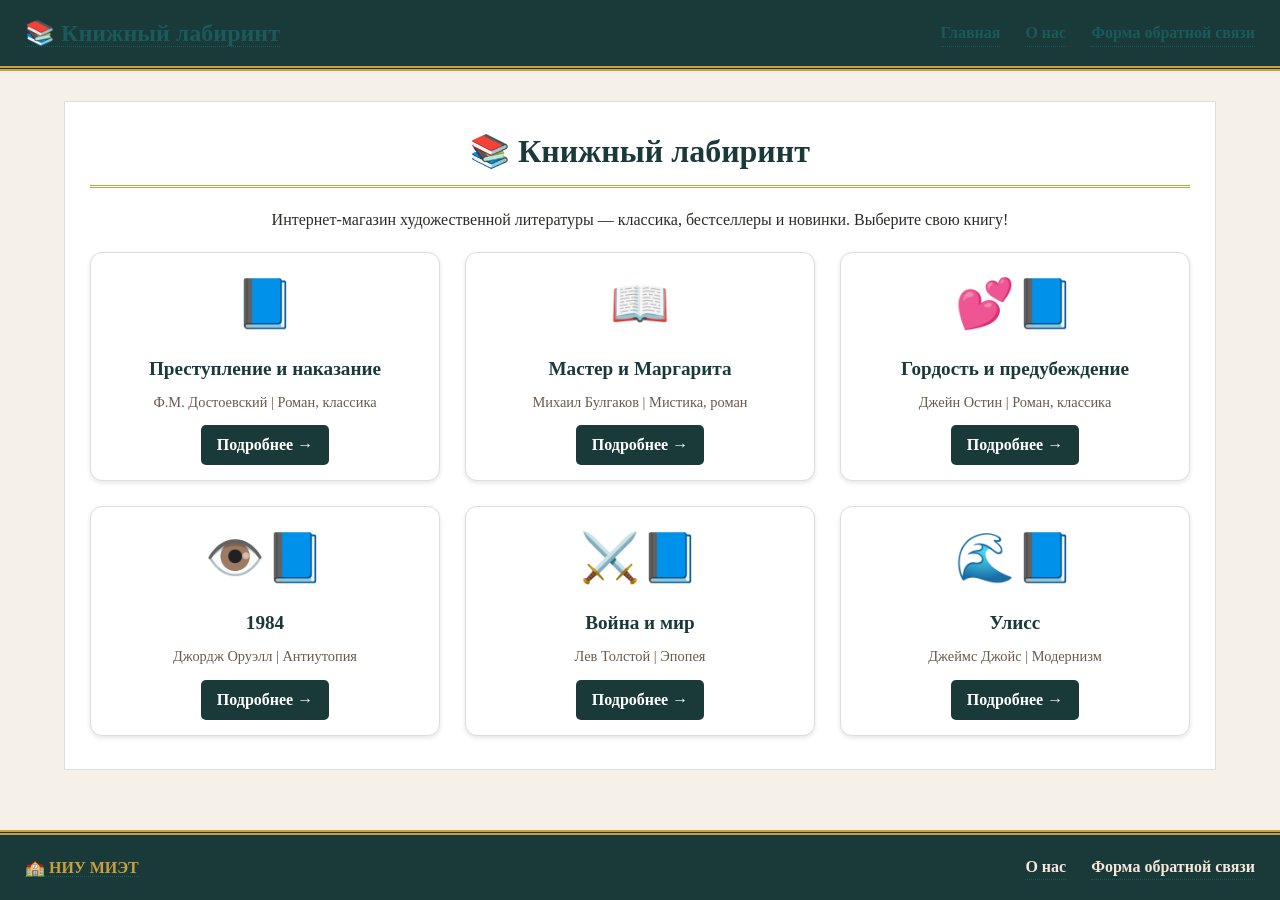
<file: lab1/index.html>
<!DOCTYPE html>
<html lang="ru">
<head>
    <meta charset="UTF-8">
    <title>Книжный лабиринт | Интернет-магазин художественной литературы</title>
    <link rel="stylesheet" href="style.css">
</head>
<body>

<header class="header-container">
    <div class="logo">
        <a href="index.html">📚 Книжный лабиринт</a>
    </div>
    <nav>
        <ul class="nav-links">
            <li><a href="index.html">Главная</a></li>
            <li><a href="about.html">О нас</a></li>
            <li><a href="form.html">Форма обратной связи</a></li>
        </ul>
    </nav>
</header>

<main>
    <h1>📚 Книжный лабиринт</h1>
    <p style="text-align: center;">Интернет-магазин художественной литературы — классика, бестселлеры и новинки. Выберите свою книгу!</p>
    
    <div class="cards-grid">
        <figure class="card">
            <div style="font-size: 3rem;">📘</div>
            <figcaption>
                <h3>Преступление и наказание</h3>
                <p>Ф.М. Достоевский | Роман, классика</p>
                <a href="book1.html" class="button-link">Подробнее →</a>
            </figcaption>
        </figure>
        
        <figure class="card">
            <div style="font-size: 3rem;">📖</div>
            <figcaption>
                <h3>Мастер и Маргарита</h3>
                <p>Михаил Булгаков | Мистика, роман</p>
                <a href="book2.html" class="button-link">Подробнее →</a>
            </figcaption>
        </figure>
        
        <figure class="card">
            <div style="font-size: 3rem;">💕📘</div>
            <figcaption>
                <h3>Гордость и предубеждение</h3>
                <p>Джейн Остин | Роман, классика</p>
                <a href="book3.html" class="button-link">Подробнее →</a>
            </figcaption>
        </figure>
        
        <figure class="card">
            <div style="font-size: 3rem;">👁️📘</div>
            <figcaption>
                <h3>1984</h3>
                <p>Джордж Оруэлл | Антиутопия</p>
                <a href="book4.html" class="button-link">Подробнее →</a>
            </figcaption>
        </figure>
        
        <figure class="card">
            <div style="font-size: 3rem;">⚔️📘</div>
            <figcaption>
                <h3>Война и мир</h3>
                <p>Лев Толстой | Эпопея</p>
                <a href="book5.html" class="button-link">Подробнее →</a>
            </figcaption>
        </figure>
        
        <figure class="card">
            <div style="font-size: 3rem;">🌊📘</div>
            <figcaption>
                <h3>Улисс</h3>
                <p>Джеймс Джойс | Модернизм</p>
                <a href="book6.html" class="button-link">Подробнее →</a>
            </figcaption>
        </figure>
    </div>
</main>

<footer class="footer-container">
    <div class="footer-logo">
        <a href="https://miet.ru" target="_blank">🏫 НИУ МИЭТ</a>
    </div>
    <div class="footer-links">
        <a href="about.html">О нас</a>
        <a href="form.html">Форма обратной связи</a>
    </div>
</footer>

</body>
</html>
</file>
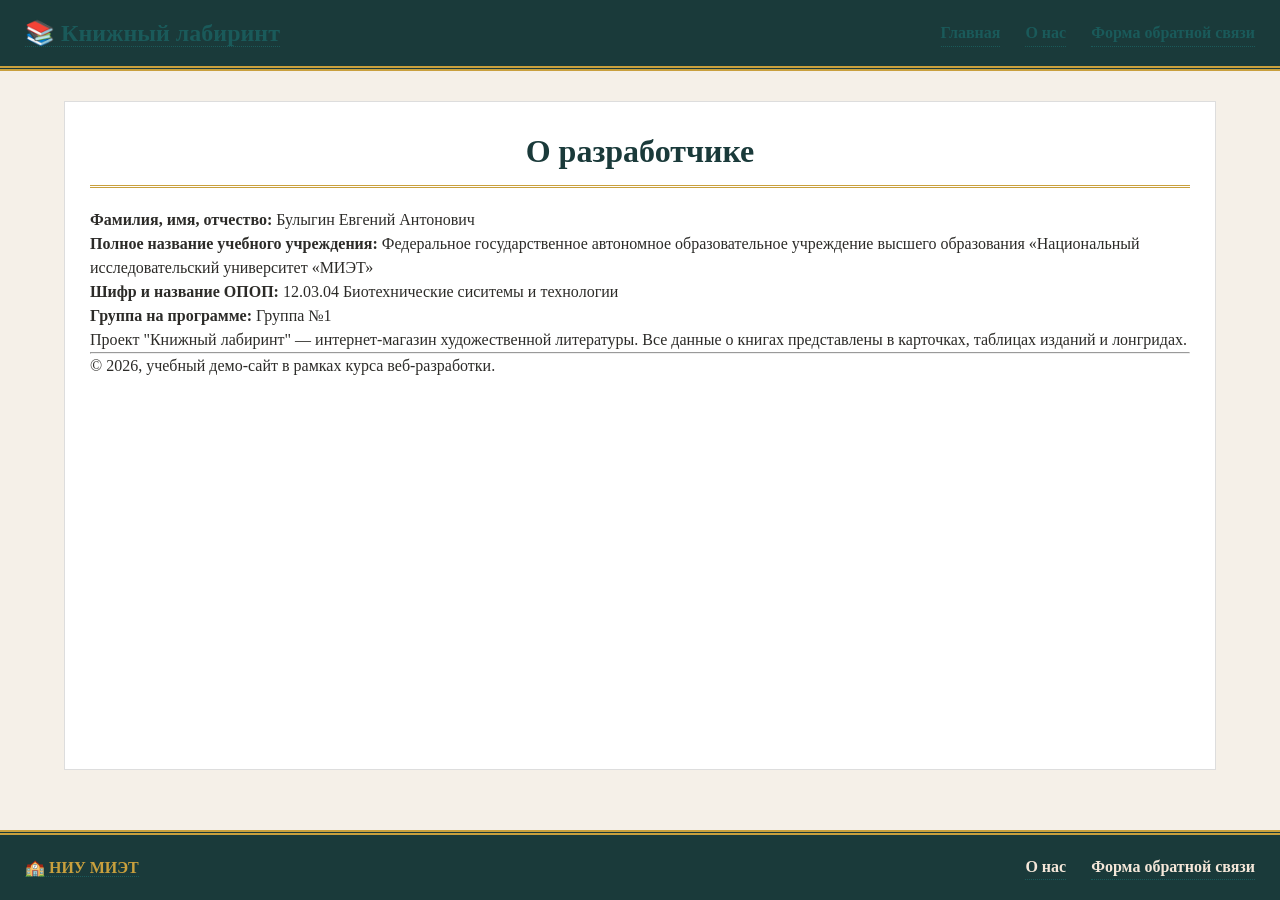
<file: lab1/about.html>
<!DOCTYPE html>
<html lang="ru">
<head>
    <meta charset="UTF-8">
    <title>О нас | Книжный лабиринт</title>
    <link rel="stylesheet" href="style.css">
</head>
<body>

<header class="header-container">
    <div class="logo">
        <a href="index.html">📚 Книжный лабиринт</a>
    </div>
    <nav>
        <ul class="nav-links">
            <li><a href="index.html">Главная</a></li>
            <li><a href="about.html">О нас</a></li>
            <li><a href="form.html">Форма обратной связи</a></li>
        </ul>
    </nav>
</header>

<main>
    <h1>О разработчике</h1>
    <p><strong>Фамилия, имя, отчество:</strong> Булыгин Евгений Антонович</p>
    <p><strong>Полное название учебного учреждения:</strong> Федеральное государственное автономное образовательное учреждение высшего образования «Национальный исследовательский университет «МИЭТ»</p>
    <p><strong>Шифр и название ОПОП:</strong> 12.03.04 Биотехнические сиситемы и технологии</p>
    <p><strong>Группа на программе:</strong> Группа №1</p>
    <p>Проект "Книжный лабиринт" — интернет-магазин художественной литературы. Все данные о книгах представлены в карточках, таблицах изданий и лонгридах.</p>
    <hr>
    <p>© 2026, учебный демо-сайт в рамках курса веб-разработки.</p>
</main>

<footer class="footer-container">
    <div class="footer-logo">
        <a href="https://miet.ru" target="_blank">🏫 НИУ МИЭТ</a>
    </div>
    <div class="footer-links">
        <a href="about.html">О нас</a>
        <a href="form.html">Форма обратной связи</a>
    </div>
</footer>

</body>
</html>
</file>
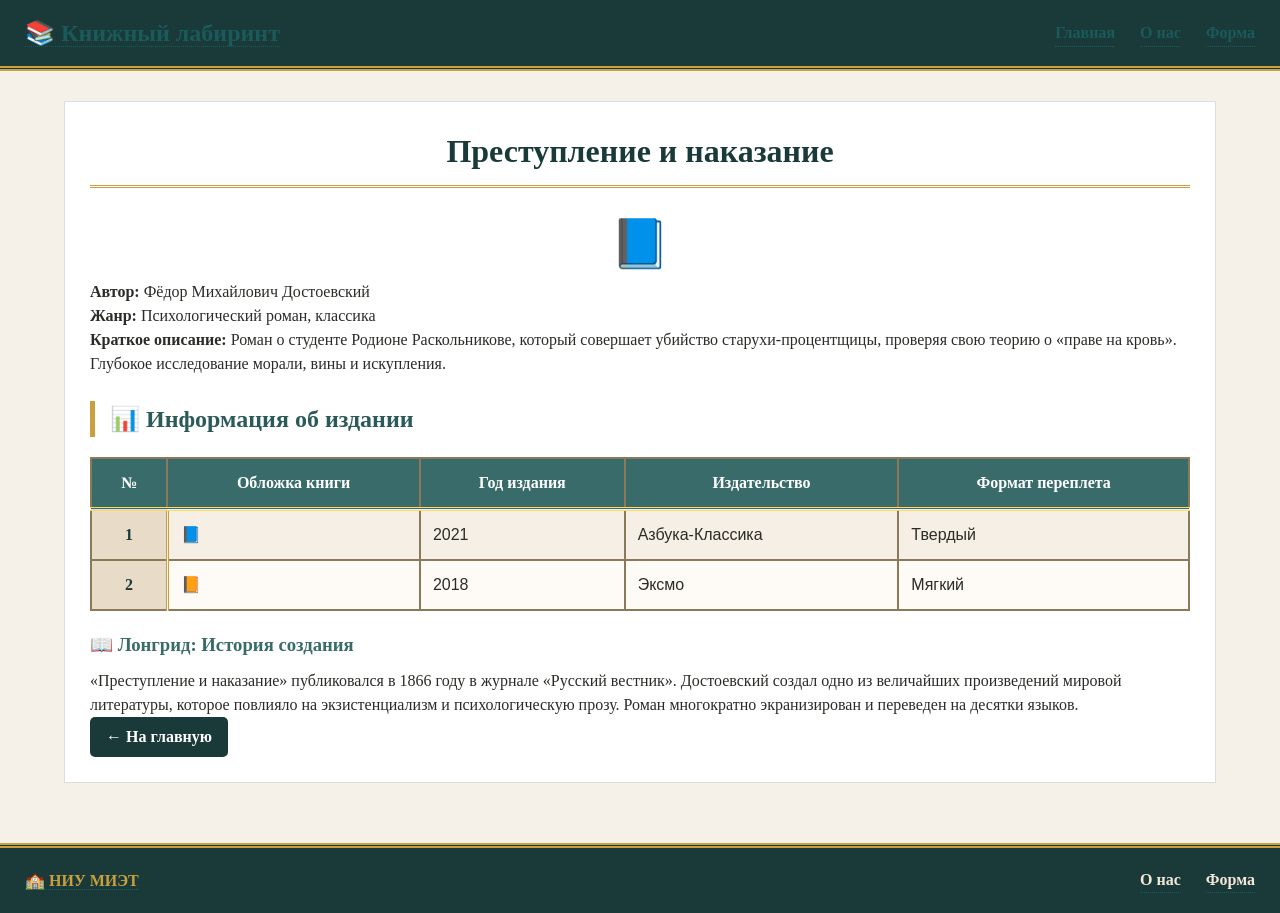
<file: lab1/book1.html>
<!DOCTYPE html>
<html lang="ru">
<head>
    <meta charset="UTF-8">
    <title>Преступление и наказание - подробно</title>
    <link rel="stylesheet" href="style.css">
</head>
<body>

<header class="header-container">
    <div class="logo">
        <a href="index.html">📚 Книжный лабиринт</a>
    </div>
    <nav>
        <ul class="nav-links">
            <li><a href="index.html">Главная</a></li>
            <li><a href="about.html">О нас</a></li>
            <li><a href="form.html">Форма</a></li>
        </ul>
    </nav>
</header>

<main>
    <h1>Преступление и наказание</h1>
    
    <div style="font-size: 3rem; text-align: center;">📘</div>
    <p><strong>Автор:</strong> Фёдор Михайлович Достоевский</p>
    <p><strong>Жанр:</strong> Психологический роман, классика</p>
    <p><strong>Краткое описание:</strong> Роман о студенте Родионе Раскольникове, который совершает убийство старухи-процентщицы, проверяя свою теорию о «праве на кровь». Глубокое исследование морали, вины и искупления.</p>
    
    <h2>📊 Информация об издании</h2>
    
    <table border="1">
        <tr>
            <th>№</th>
            <th>Обложка книги</th>
            <th>Год издания</th>
            <th>Издательство</th>
            <th>Формат переплета</th>
        </tr>
        <tr>
            <td>1</td>
            <td>📘</td>
            <td>2021</td>
            <td>Азбука-Классика</td>
            <td>Твердый</td>
        </tr>
        <tr>
            <td>2</td>
            <td>📙</td>
            <td>2018</td>
            <td>Эксмо</td>
            <td>Мягкий</td>
        </tr>
    </table>
    
    <h3>📖 Лонгрид: История создания</h3>
    <p>«Преступление и наказание» публиковался в 1866 году в журнале «Русский вестник». Достоевский создал одно из величайших произведений мировой литературы, которое повлияло на экзистенциализм и психологическую прозу. Роман многократно экранизирован и переведен на десятки языков.</p>
    
    <p><a href="index.html" class="back-link">← На главную</a></p>
</main>

<footer class="footer-container">
    <div class="footer-logo">
        <a href="https://miet.ru" target="_blank">🏫 НИУ МИЭТ</a>
    </div>
    <div class="footer-links">
        <a href="about.html">О нас</a>
        <a href="form.html">Форма</a>
    </div>
</footer>

</body>
</html>
</file>
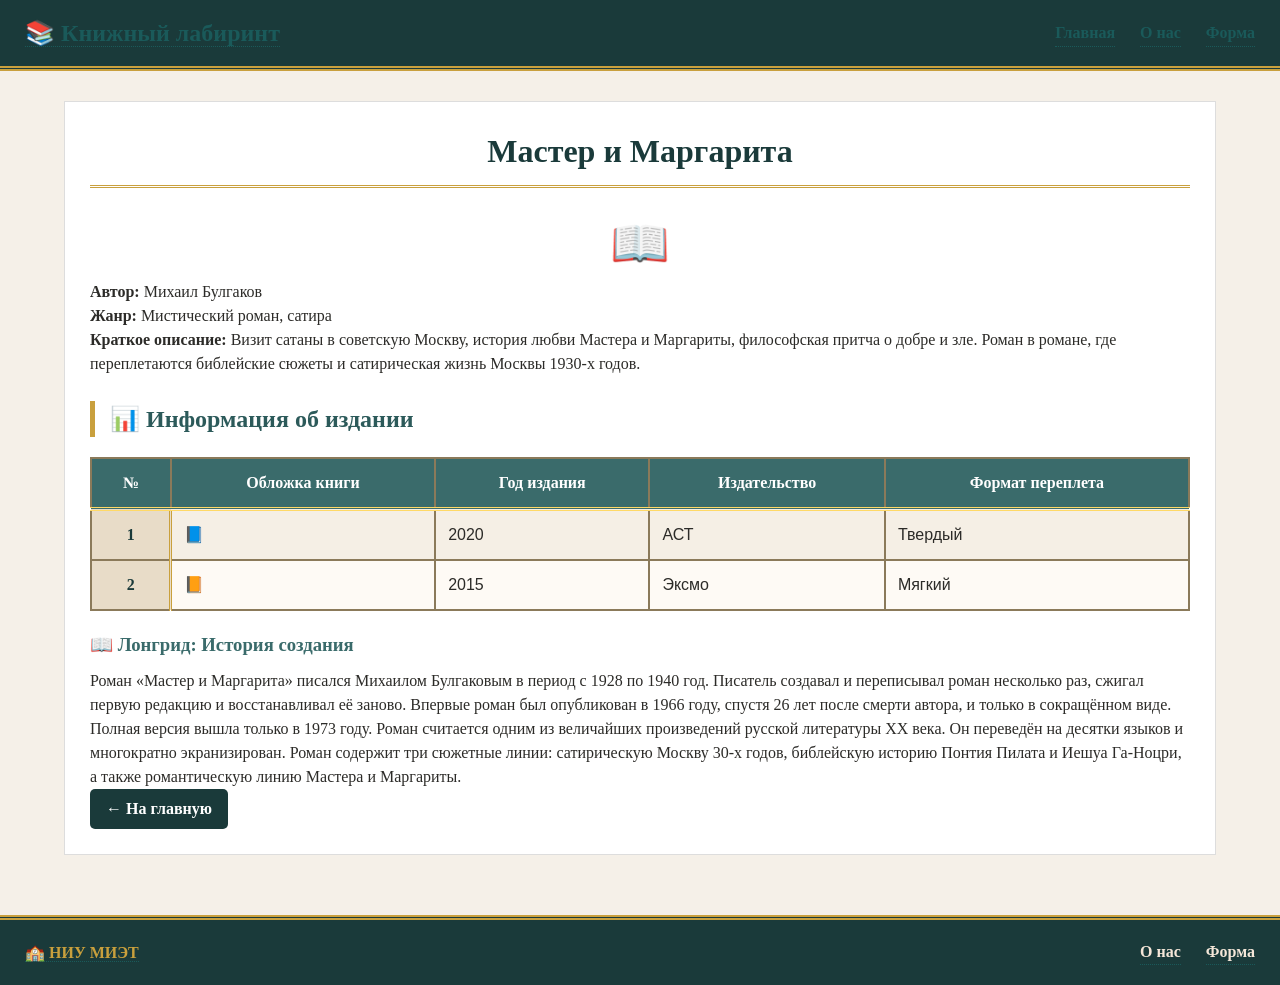
<file: lab1/book2.html>
<!DOCTYPE html>
<html lang="ru">
<head>
    <meta charset="UTF-8">
    <title>Мастер и Маргарита - подробно</title>
    <link rel="stylesheet" href="style.css">
</head>
<body>

<header class="header-container">
    <div class="logo">
        <a href="index.html">📚 Книжный лабиринт</a>
    </div>
    <nav>
        <ul class="nav-links">
            <li><a href="index.html">Главная</a></li>
            <li><a href="about.html">О нас</a></li>
            <li><a href="form.html">Форма</a></li>
        </ul>
    </nav>
</header>

<main>
    <h1>Мастер и Маргарита</h1>
    
    <div style="font-size: 3rem; text-align: center;">📖</div>
    <p><strong>Автор:</strong> Михаил Булгаков</p>
    <p><strong>Жанр:</strong> Мистический роман, сатира</p>
    <p><strong>Краткое описание:</strong> Визит сатаны в советскую Москву, история любви Мастера и Маргариты, философская притча о добре и зле. Роман в романе, где переплетаются библейские сюжеты и сатирическая жизнь Москвы 1930-х годов.</p>
    
    <h2>📊 Информация об издании</h2>
    
    <table border="1">
        <tr>
            <th>№</th>
            <th>Обложка книги</th>
            <th>Год издания</th>
            <th>Издательство</th>
            <th>Формат переплета</th>
        </tr>
        <tr>
            <td>1</td>
            <td>📘</td>
            <td>2020</td>
            <td>АСТ</td>
            <td>Твердый</td>
        </tr>
        <tr>
            <td>2</td>
            <td>📙</td>
            <td>2015</td>
            <td>Эксмо</td>
            <td>Мягкий</td>
        </tr>
    </table>
    
    <h3>📖 Лонгрид: История создания</h3>
    <p>Роман «Мастер и Маргарита» писался Михаилом Булгаковым в период с 1928 по 1940 год. Писатель создавал и переписывал роман несколько раз, сжигал первую редакцию и восстанавливал её заново. Впервые роман был опубликован в 1966 году, спустя 26 лет после смерти автора, и только в сокращённом виде. Полная версия вышла только в 1973 году. Роман считается одним из величайших произведений русской литературы XX века. Он переведён на десятки языков и многократно экранизирован. Роман содержит три сюжетные линии: сатирическую Москву 30-х годов, библейскую историю Понтия Пилата и Иешуа Га-Ноцри, а также романтическую линию Мастера и Маргариты.</p>
    
    <p><a href="index.html" class="back-link">← На главную</a></p>
</main>

<footer class="footer-container">
    <div class="footer-logo">
        <a href="https://miet.ru" target="_blank">🏫 НИУ МИЭТ</a>
    </div>
    <div class="footer-links">
        <a href="about.html">О нас</a>
        <a href="form.html">Форма</a>
    </div>
</footer>

</body>
</html>
</file>
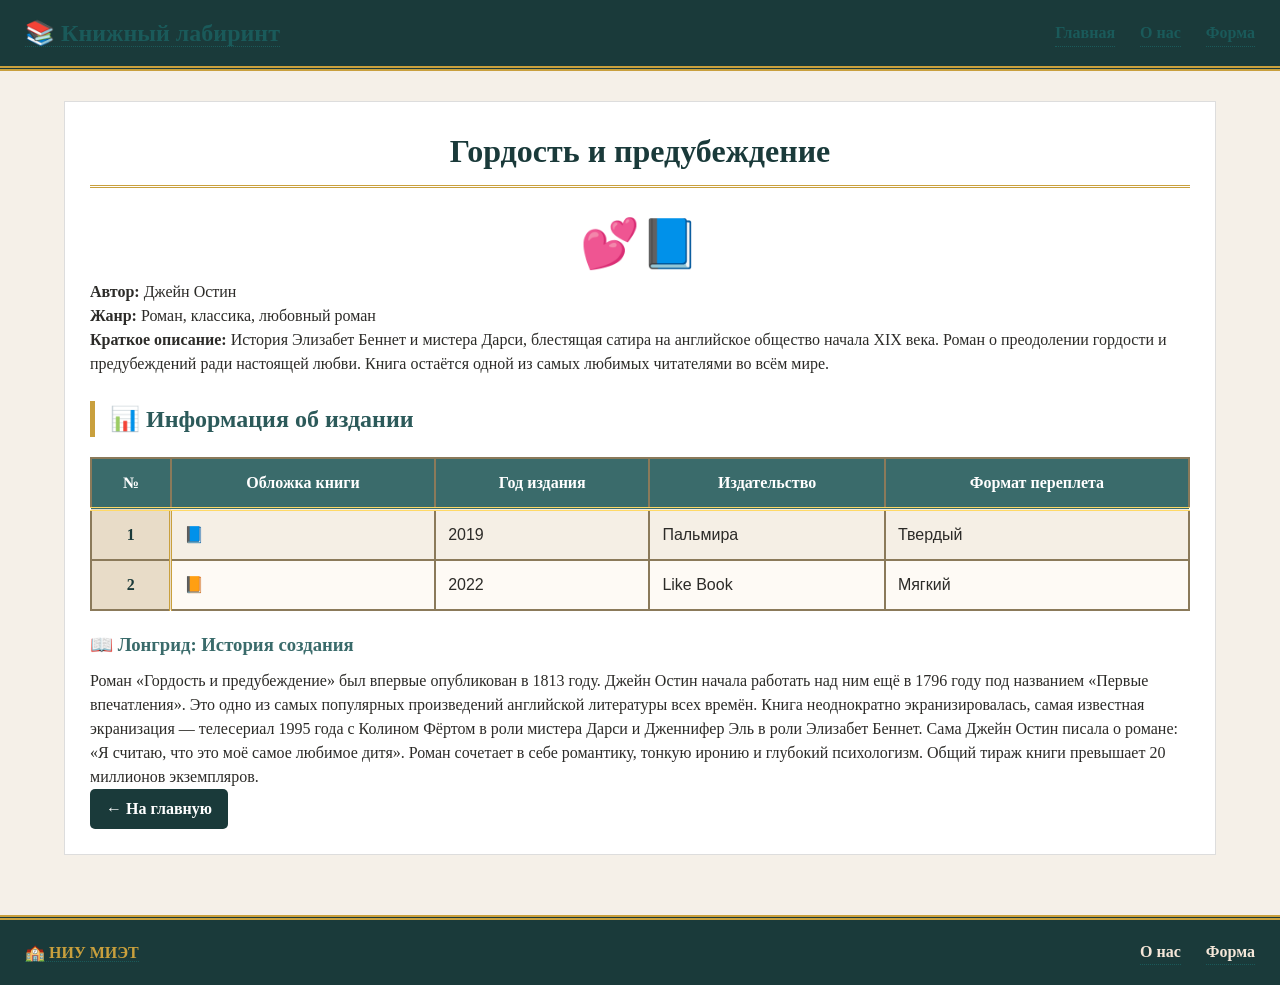
<file: lab1/book3.html>
<!DOCTYPE html>
<html lang="ru">
<head>
    <meta charset="UTF-8">
    <title>Гордость и предубеждение - подробно</title>
    <link rel="stylesheet" href="style.css">
</head>
<body>

<header class="header-container">
    <div class="logo">
        <a href="index.html">📚 Книжный лабиринт</a>
    </div>
    <nav>
        <ul class="nav-links">
            <li><a href="index.html">Главная</a></li>
            <li><a href="about.html">О нас</a></li>
            <li><a href="form.html">Форма</a></li>
        </ul>
    </nav>
</header>

<main>
    <h1>Гордость и предубеждение</h1>
    
    <div style="font-size: 3rem; text-align: center;">💕📘</div>
    <p><strong>Автор:</strong> Джейн Остин</p>
    <p><strong>Жанр:</strong> Роман, классика, любовный роман</p>
    <p><strong>Краткое описание:</strong> История Элизабет Беннет и мистера Дарси, блестящая сатира на английское общество начала XIX века. Роман о преодолении гордости и предубеждений ради настоящей любви. Книга остаётся одной из самых любимых читателями во всём мире.</p>
    
    <h2>📊 Информация об издании</h2>
    
    <table border="1">
        <tr>
            <th>№</th>
            <th>Обложка книги</th>
            <th>Год издания</th>
            <th>Издательство</th>
            <th>Формат переплета</th>
        </tr>
        <tr>
            <td>1</td>
            <td>📘</td>
            <td>2019</td>
            <td>Пальмира</td>
            <td>Твердый</td>
        </tr>
        <tr>
            <td>2</td>
            <td>📙</td>
            <td>2022</td>
            <td>Like Book</td>
            <td>Мягкий</td>
        </tr>
    </table>
    
    <h3>📖 Лонгрид: История создания</h3>
    <p>Роман «Гордость и предубеждение» был впервые опубликован в 1813 году. Джейн Остин начала работать над ним ещё в 1796 году под названием «Первые впечатления». Это одно из самых популярных произведений английской литературы всех времён. Книга неоднократно экранизировалась, самая известная экранизация — телесериал 1995 года с Колином Фёртом в роли мистера Дарси и Дженнифер Эль в роли Элизабет Беннет. Сама Джейн Остин писала о романе: «Я считаю, что это моё самое любимое дитя». Роман сочетает в себе романтику, тонкую иронию и глубокий психологизм. Общий тираж книги превышает 20 миллионов экземпляров.</p>
    
    <p><a href="index.html" class="back-link">← На главную</a></p>
</main>

<footer class="footer-container">
    <div class="footer-logo">
        <a href="https://miet.ru" target="_blank">🏫 НИУ МИЭТ</a>
    </div>
    <div class="footer-links">
        <a href="about.html">О нас</a>
        <a href="form.html">Форма</a>
    </div>
</footer>

</body>
</html>
</file>
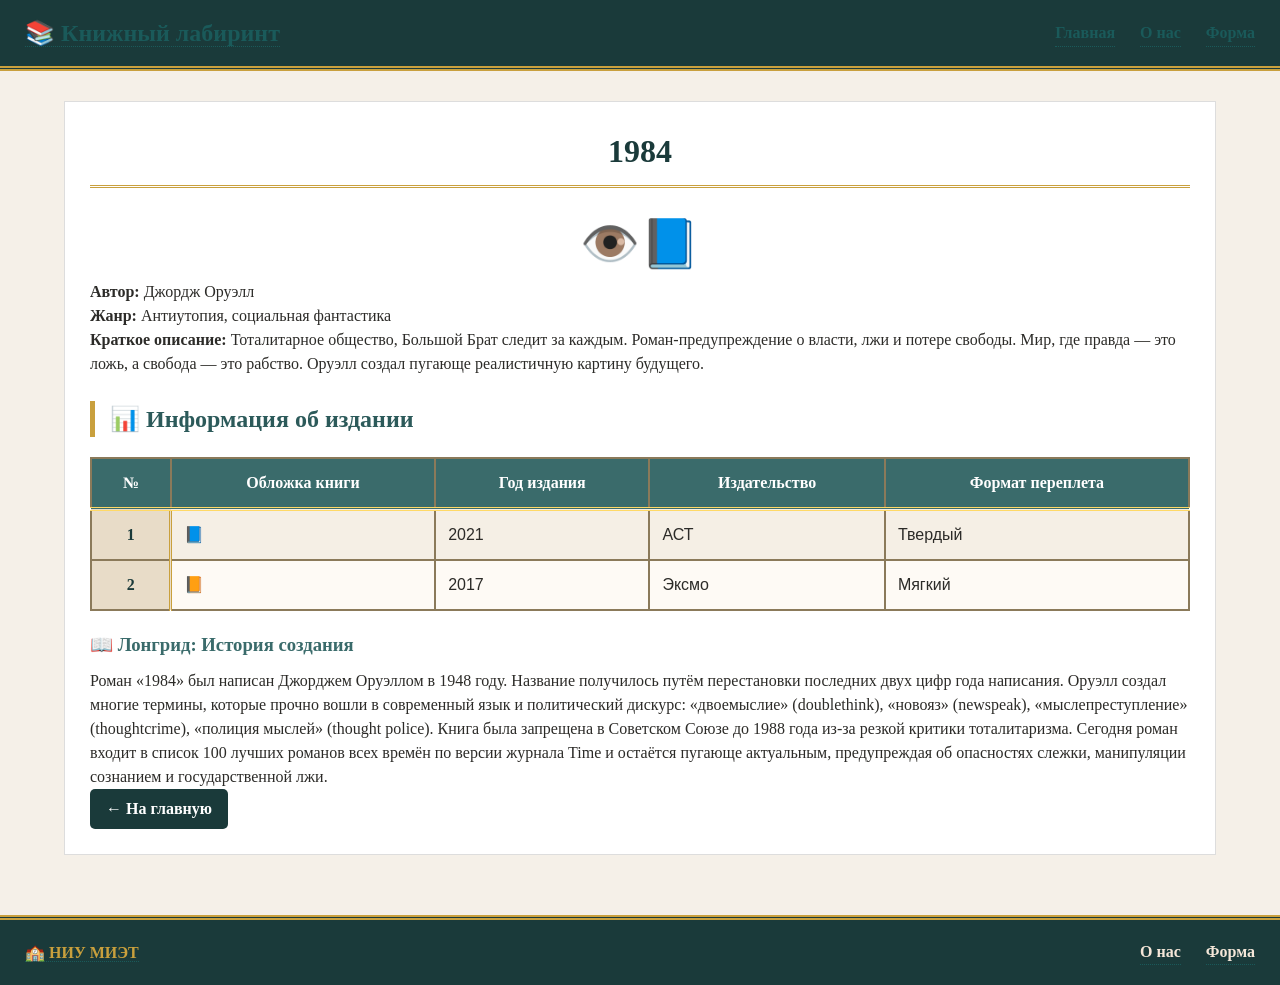
<file: lab1/book4.html>
<!DOCTYPE html>
<html lang="ru">
<head>
    <meta charset="UTF-8">
    <title>1984 - подробно</title>
    <link rel="stylesheet" href="style.css">
</head>
<body>

<header class="header-container">
    <div class="logo">
        <a href="index.html">📚 Книжный лабиринт</a>
    </div>
    <nav>
        <ul class="nav-links">
            <li><a href="index.html">Главная</a></li>
            <li><a href="about.html">О нас</a></li>
            <li><a href="form.html">Форма</a></li>
        </ul>
    </nav>
</header>

<main>
    <h1>1984</h1>
    
    <div style="font-size: 3rem; text-align: center;">👁️📘</div>
    <p><strong>Автор:</strong> Джордж Оруэлл</p>
    <p><strong>Жанр:</strong> Антиутопия, социальная фантастика</p>
    <p><strong>Краткое описание:</strong> Тоталитарное общество, Большой Брат следит за каждым. Роман-предупреждение о власти, лжи и потере свободы. Мир, где правда — это ложь, а свобода — это рабство. Оруэлл создал пугающе реалистичную картину будущего.</p>
    
    <h2>📊 Информация об издании</h2>
    
    <table border="1">
        <tr>
            <th>№</th>
            <th>Обложка книги</th>
            <th>Год издания</th>
            <th>Издательство</th>
            <th>Формат переплета</th>
        </tr>
        <tr>
            <td>1</td>
            <td>📘</td>
            <td>2021</td>
            <td>АСТ</td>
            <td>Твердый</td>
        </tr>
        <tr>
            <td>2</td>
            <td>📙</td>
            <td>2017</td>
            <td>Эксмо</td>
            <td>Мягкий</td>
        </tr>
    </table>
    
    <h3>📖 Лонгрид: История создания</h3>
    <p>Роман «1984» был написан Джорджем Оруэллом в 1948 году. Название получилось путём перестановки последних двух цифр года написания. Оруэлл создал многие термины, которые прочно вошли в современный язык и политический дискурс: «двоемыслие» (doublethink), «новояз» (newspeak), «мыслепреступление» (thoughtcrime), «полиция мыслей» (thought police). Книга была запрещена в Советском Союзе до 1988 года из-за резкой критики тоталитаризма. Сегодня роман входит в список 100 лучших романов всех времён по версии журнала Time и остаётся пугающе актуальным, предупреждая об опасностях слежки, манипуляции сознанием и государственной лжи.</p>
    
    <p><a href="index.html" class="back-link">← На главную</a></p>
</main>

<footer class="footer-container">
    <div class="footer-logo">
        <a href="https://miet.ru" target="_blank">🏫 НИУ МИЭТ</a>
    </div>
    <div class="footer-links">
        <a href="about.html">О нас</a>
        <a href="form.html">Форма</a>
    </div>
</footer>

</body>
</html>
</file>
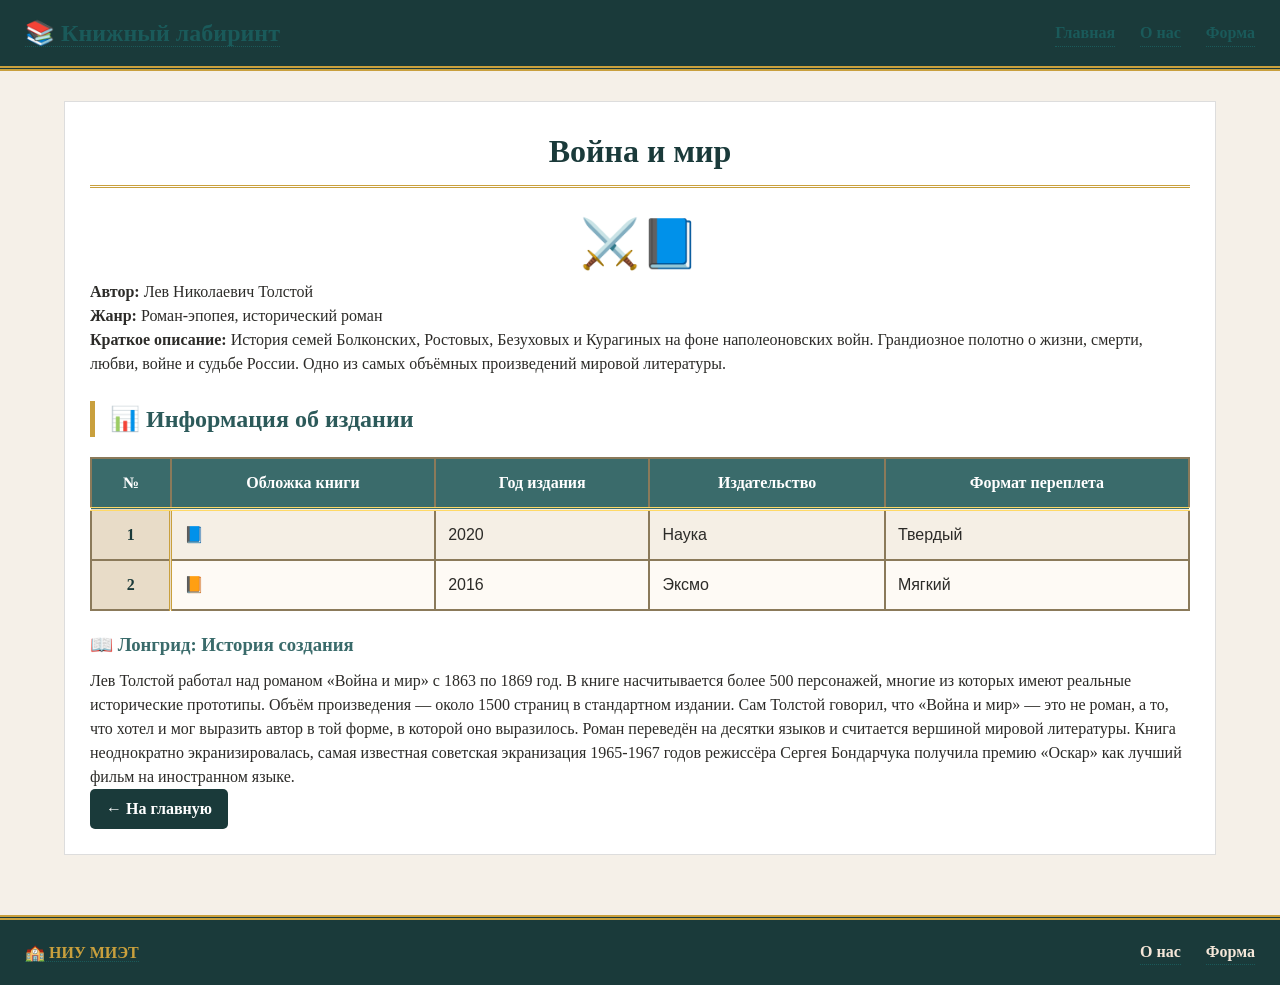
<file: lab1/book5.html>
<!DOCTYPE html>
<html lang="ru">
<head>
    <meta charset="UTF-8">
    <title>Война и мир - подробно</title>
    <link rel="stylesheet" href="style.css">
</head>
<body>

<header class="header-container">
    <div class="logo">
        <a href="index.html">📚 Книжный лабиринт</a>
    </div>
    <nav>
        <ul class="nav-links">
            <li><a href="index.html">Главная</a></li>
            <li><a href="about.html">О нас</a></li>
            <li><a href="form.html">Форма</a></li>
        </ul>
    </nav>
</header>

<main>
    <h1>Война и мир</h1>
    
    <div style="font-size: 3rem; text-align: center;">⚔️📘</div>
    <p><strong>Автор:</strong> Лев Николаевич Толстой</p>
    <p><strong>Жанр:</strong> Роман-эпопея, исторический роман</p>
    <p><strong>Краткое описание:</strong> История семей Болконских, Ростовых, Безуховых и Курагиных на фоне наполеоновских войн. Грандиозное полотно о жизни, смерти, любви, войне и судьбе России. Одно из самых объёмных произведений мировой литературы.</p>
    
    <h2>📊 Информация об издании</h2>
    
    <table border="1">
        <tr>
            <th>№</th>
            <th>Обложка книги</th>
            <th>Год издания</th>
            <th>Издательство</th>
            <th>Формат переплета</th>
        </tr>
        <tr>
            <td>1</td>
            <td>📘</td>
            <td>2020</td>
            <td>Наука</td>
            <td>Твердый</td>
        </tr>
        <tr>
            <td>2</td>
            <td>📙</td>
            <td>2016</td>
            <td>Эксмо</td>
            <td>Мягкий</td>
        </tr>
    </table>
    
    <h3>📖 Лонгрид: История создания</h3>
    <p>Лев Толстой работал над романом «Война и мир» с 1863 по 1869 год. В книге насчитывается более 500 персонажей, многие из которых имеют реальные исторические прототипы. Объём произведения — около 1500 страниц в стандартном издании. Сам Толстой говорил, что «Война и мир» — это не роман, а то, что хотел и мог выразить автор в той форме, в которой оно выразилось. Роман переведён на десятки языков и считается вершиной мировой литературы. Книга неоднократно экранизировалась, самая известная советская экранизация 1965-1967 годов режиссёра Сергея Бондарчука получила премию «Оскар» как лучший фильм на иностранном языке.</p>
    
    <p><a href="index.html" class="back-link">← На главную</a></p>
</main>

<footer class="footer-container">
    <div class="footer-logo">
        <a href="https://miet.ru" target="_blank">🏫 НИУ МИЭТ</a>
    </div>
    <div class="footer-links">
        <a href="about.html">О нас</a>
        <a href="form.html">Форма</a>
    </div>
</footer>

</body>
</html>
</file>
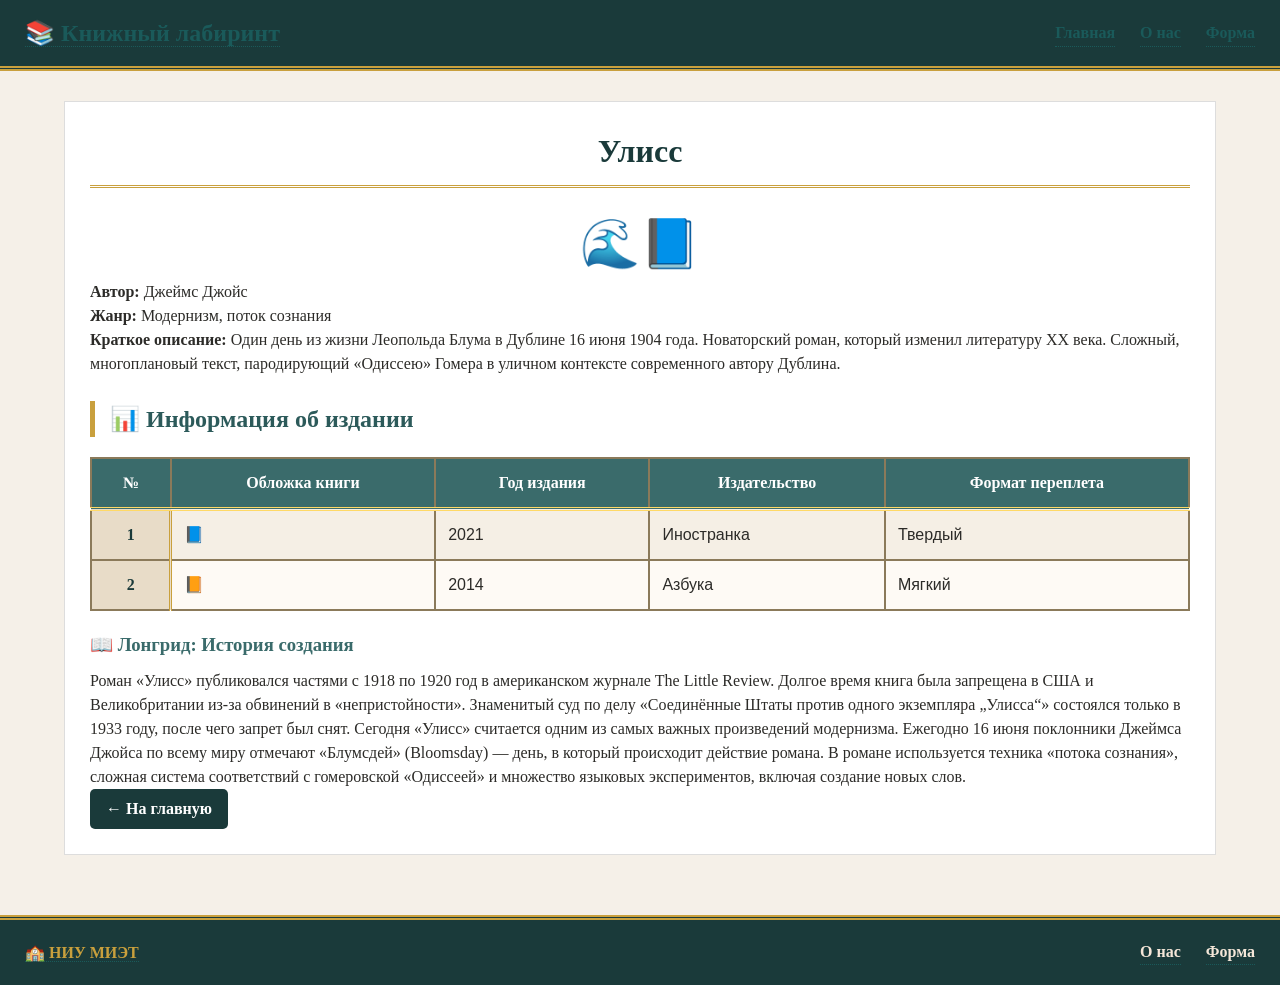
<file: lab1/book6.html>
<!DOCTYPE html>
<html lang="ru">
<head>
    <meta charset="UTF-8">
    <title>Улисс - подробно</title>
    <link rel="stylesheet" href="style.css">
</head>
<body>

<header class="header-container">
    <div class="logo">
        <a href="index.html">📚 Книжный лабиринт</a>
    </div>
    <nav>
        <ul class="nav-links">
            <li><a href="index.html">Главная</a></li>
            <li><a href="about.html">О нас</a></li>
            <li><a href="form.html">Форма</a></li>
        </ul>
    </nav>
</header>

<main>
    <h1>Улисс</h1>
    
    <div style="font-size: 3rem; text-align: center;">🌊📘</div>
    <p><strong>Автор:</strong> Джеймс Джойс</p>
    <p><strong>Жанр:</strong> Модернизм, поток сознания</p>
    <p><strong>Краткое описание:</strong> Один день из жизни Леопольда Блума в Дублине 16 июня 1904 года. Новаторский роман, который изменил литературу XX века. Сложный, многоплановый текст, пародирующий «Одиссею» Гомера в уличном контексте современного автору Дублина.</p>
    
    <h2>📊 Информация об издании</h2>
    
    <table border="1">
        <tr>
            <th>№</th>
            <th>Обложка книги</th>
            <th>Год издания</th>
            <th>Издательство</th>
            <th>Формат переплета</th>
        </tr>
        <tr>
            <td>1</td>
            <td>📘</td>
            <td>2021</td>
            <td>Иностранка</td>
            <td>Твердый</td>
        </tr>
        <tr>
            <td>2</td>
            <td>📙</td>
            <td>2014</td>
            <td>Азбука</td>
            <td>Мягкий</td>
        </tr>
    </table>
    
    <h3>📖 Лонгрид: История создания</h3>
    <p>Роман «Улисс» публиковался частями с 1918 по 1920 год в американском журнале The Little Review. Долгое время книга была запрещена в США и Великобритании из-за обвинений в «непристойности». Знаменитый суд по делу «Соединённые Штаты против одного экземпляра „Улисса“» состоялся только в 1933 году, после чего запрет был снят. Сегодня «Улисс» считается одним из самых важных произведений модернизма. Ежегодно 16 июня поклонники Джеймса Джойса по всему миру отмечают «Блумсдей» (Bloomsday) — день, в который происходит действие романа. В романе используется техника «потока сознания», сложная система соответствий с гомеровской «Одиссеей» и множество языковых экспериментов, включая создание новых слов.</p>
    
    <p><a href="index.html" class="back-link">← На главную</a></p>
</main>

<footer class="footer-container">
    <div class="footer-logo">
        <a href="https://miet.ru" target="_blank">🏫 НИУ МИЭТ</a>
    </div>
    <div class="footer-links">
        <a href="about.html">О нас</a>
        <a href="form.html">Форма</a>
    </div>
</footer>

</body>
</html>
</file>
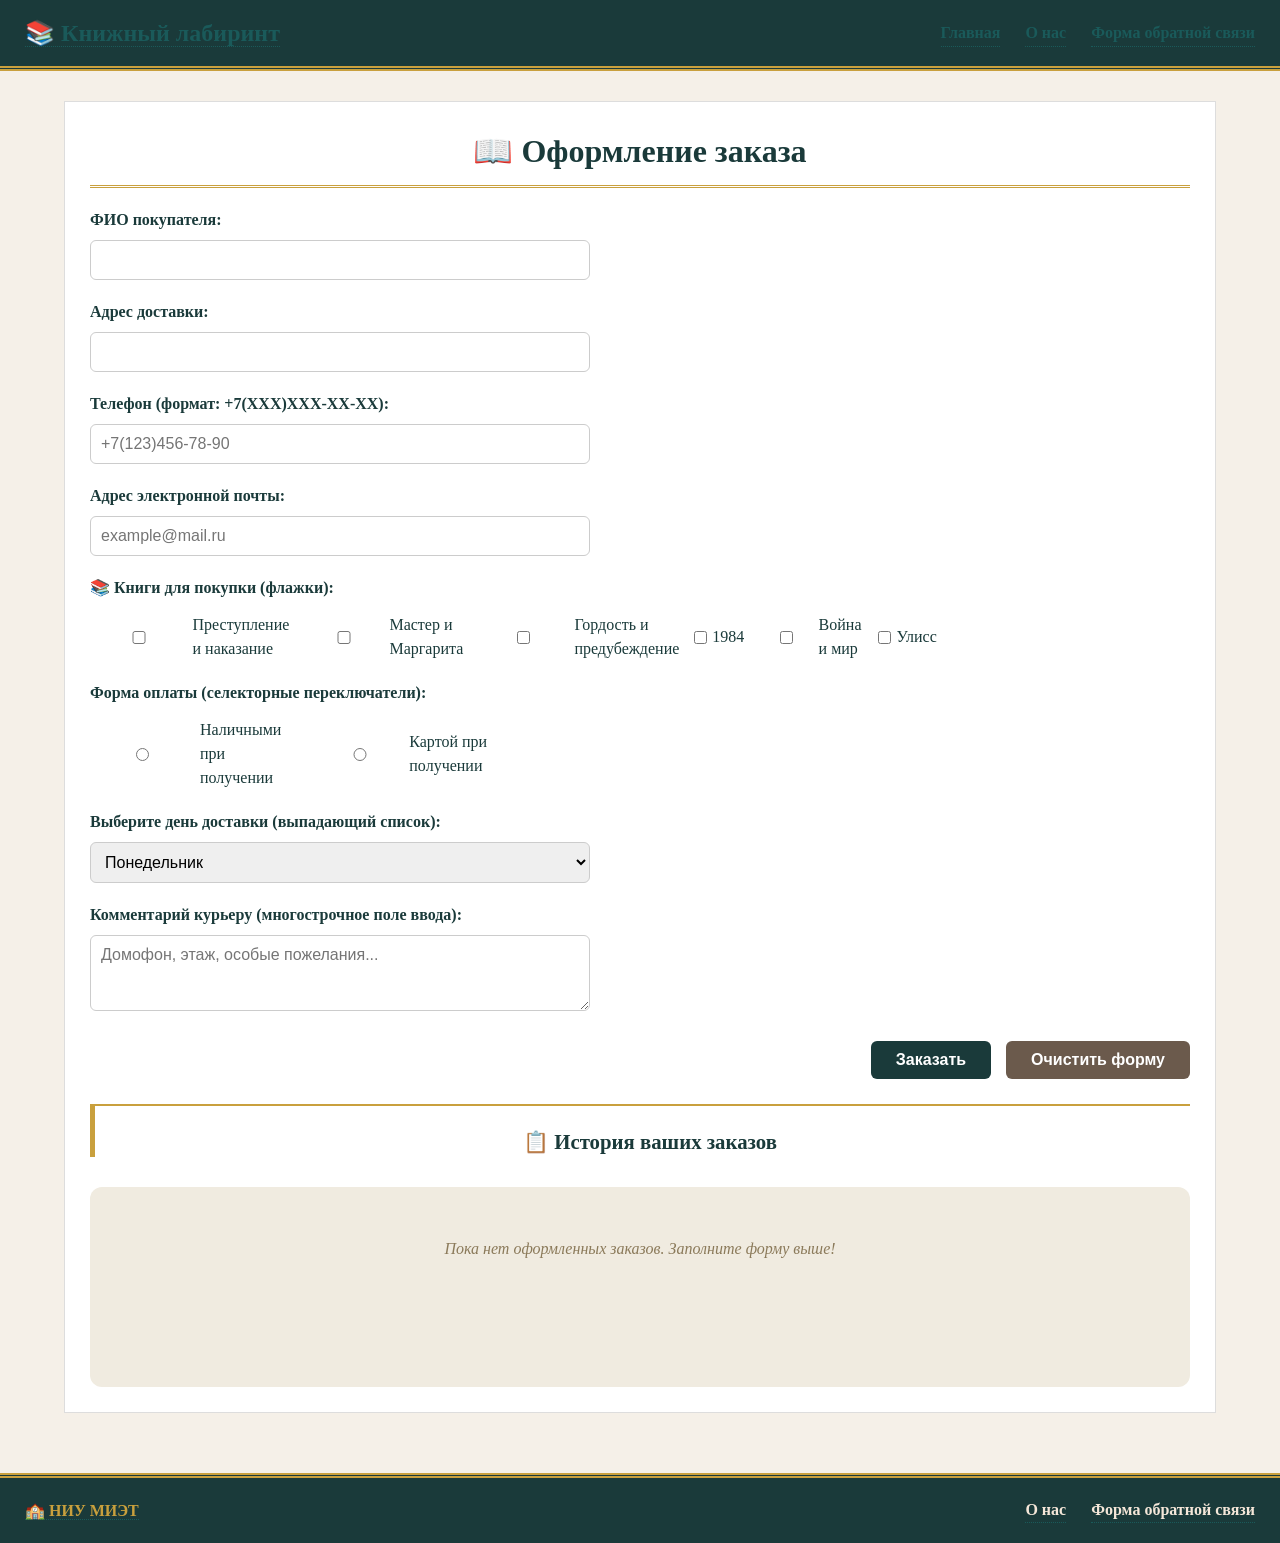
<file: lab1/form.html>
<!DOCTYPE html>
<html lang="ru">
<head>
    <meta charset="UTF-8">
    <title>Форма заказа | Книжный лабиринт</title>
    <link rel="stylesheet" href="style.css">
</head>
<body>

<header class="header-container">
    <div class="logo">
        <a href="index.html">📚 Книжный лабиринт</a>
    </div>
    <nav>
        <ul class="nav-links">
            <li><a href="index.html">Главная</a></li>
            <li><a href="about.html">О нас</a></li>
            <li><a href="form.html">Форма обратной связи</a></li>
        </ul>
    </nav>
</header>

<main>
    <h1>📖 Оформление заказа</h1>
    
    <form id="orderForm" action="#" method="post">
        <div class="form-container">
            <div class="form-group">
                <label>ФИО покупателя:</label>
                <input type="text" id="fullname" name="fullname" required>
            </div>
            
            <div class="form-group">
                <label>Адрес доставки:</label>
                <input type="text" id="address" name="address" required>
            </div>
            
            <div class="form-group">
                <label>Телефон (формат: +7(XXX)XXX-XX-XX):</label>
                <input type="tel" id="phone" name="phone" placeholder="+7(123)456-78-90">
            </div>
            
            <div class="form-group">
                <label>Адрес электронной почты:</label>
                <input type="email" id="email" name="email" placeholder="example@mail.ru">
            </div>
            
            <div class="form-group">
                <label>📚 Книги для покупки (флажки):</label>
                <div class="checkbox-group">
                    <label><input type="checkbox" name="books" value="Преступление и наказание"> Преступление и наказание</label>
                    <label><input type="checkbox" name="books" value="Мастер и Маргарита"> Мастер и Маргарита</label>
                    <label><input type="checkbox" name="books" value="Гордость и предубеждение"> Гордость и предубеждение</label>
                    <label><input type="checkbox" name="books" value="1984"> 1984</label>
                    <label><input type="checkbox" name="books" value="Война и мир"> Война и мир</label>
                    <label><input type="checkbox" name="books" value="Улисс"> Улисс</label>
                </div>
            </div>
            
            <div class="form-group">
                <label>Форма оплаты (селекторные переключатели):</label>
                <div class="radio-group">
                    <label><input type="radio" name="payment" value="Наличными при получении"> Наличными при получении</label>
                    <label><input type="radio" name="payment" value="Картой при получении"> Картой при получении</label>
                </div>
            </div>
            
            <div class="form-group">
                <label>Выберите день доставки (выпадающий список):</label>
                <select id="deliveryDay" name="delivery_day">
                    <option value="Понедельник">Понедельник</option>
                    <option value="Среда">Среда</option>
                    <option value="Пятница">Пятница</option>
                </select>
            </div>
            
            <div class="form-group">
                <label>Комментарий курьеру (многострочное поле ввода):</label>
                <textarea id="comment" rows="3" name="comment" placeholder="Домофон, этаж, особые пожелания..."></textarea>
            </div>
            
            <div class="form-buttons">
                <button type="submit" id="submitBtn">Заказать</button>
                <button type="reset" id="resetBtn">Очистить форму</button>
            </div>
        </div>
    </form>
    
    <!-- Контейнер для карточек заказов -->
    <h2 class="orders-title">📋 История ваших заказов</h2>
    <div id="ordersContainer" class="orders-container">
        <div class="empty-message">Пока нет оформленных заказов. Заполните форму выше!</div>
    </div>
</main>

<footer class="footer-container">
    <div class="footer-logo">
        <a href="https://miet.ru" target="_blank">🏫 НИУ МИЭТ</a>
    </div>
    <div class="footer-links">
        <a href="about.html">О нас</a>
        <a href="form.html">Форма обратной связи</a>
    </div>
</footer>

<script>
    
    const form = document.getElementById('orderForm');
    const fullnameInput = document.getElementById('fullname');
    const addressInput = document.getElementById('address');
    const phoneInput = document.getElementById('phone');
    const emailInput = document.getElementById('email');
    const ordersContainer = document.getElementById('ordersContainer');
    
                      
    function validatePhone(phone) {
        const phoneRegex = /^\+7\(\d{3}\)\d{3}-\d{2}-\d{2}$/;
        if (!phoneRegex.test(phone)) {
            return false;
        }
        const digits = phone.replace(/[^\d]/g, '');
        return digits.length === 11;
    }
    
      
    function validateEmail(email) {
        // Проверяем наличие @ и точки после @
        const atIndex = email.indexOf('@');
        if (atIndex === -1) return false;
        const afterAt = email.substring(atIndex + 1);
        const dotIndex = afterAt.indexOf('.');
        if (dotIndex === -1) return false;
        if (dotIndex === 0 || dotIndex === afterAt.length - 1) return false;
        return true;
    }
    
    
    function isAnyBookSelected() {
        const bookCheckboxes = document.querySelectorAll('input[name="books"]');
        for (let checkbox of bookCheckboxes) {
            if (checkbox.checked) {
                return true;
            }
        }
        return false;
    }
    
    
    function isPaymentSelected() {
        const paymentRadios = document.querySelectorAll('input[name="payment"]');
        for (let radio of paymentRadios) {
            if (radio.checked) {
                return true;
            }
        }
        return false;
    }
    
    
    function getSelectedBooks() {
        const bookCheckboxes = document.querySelectorAll('input[name="books"]');
        const selected = [];
        for (let checkbox of bookCheckboxes) {
            if (checkbox.checked) {
                selected.push(checkbox.value);
            }
        }
        return selected;
    }
    
    
    function getSelectedPayment() {
        const paymentRadios = document.querySelectorAll('input[name="payment"]');
        for (let radio of paymentRadios) {
            if (radio.checked) {
                return radio.value;
            }
        }
        return 'Не выбран';
    }
    
   
    function createOrderCard(orderData) {
        const card = document.createElement('div');
        card.className = 'order-card';
        
        
        let booksHtml = '';
        if (orderData.books.length > 0) {
            booksHtml = '<ul class="books-list">';
            for (let book of orderData.books) {
                booksHtml += `<li>📖 ${book}</li>`;
            }
            booksHtml += '</ul>';
        } else {
            booksHtml = '<p><em>Книги не выбраны</em></p>';
        }
        
        
        card.innerHTML = `
            <h4>📌 Заказ №${orderData.orderNumber}</h4>
            <p><strong>👤 Покупатель:</strong> ${escapeHtml(orderData.fullname)}</p>
            <p><strong>📍 Адрес доставки:</strong> ${escapeHtml(orderData.address)}</p>
            <p><strong>📞 Телефон:</strong> ${escapeHtml(orderData.phone)}</p>
            <p><strong>✉️ Email:</strong> ${escapeHtml(orderData.email)}</p>
            <p><strong>📚 Выбранные книги:</strong></p>
            ${booksHtml}
            <p><strong>💳 Форма оплаты:</strong> ${escapeHtml(orderData.payment)}</p>
            <p><strong>📅 День доставки:</strong> ${escapeHtml(orderData.deliveryDay)}</p>
            <p><strong>💬 Комментарий курьеру:</strong> ${escapeHtml(orderData.comment) || '—'}</p>
            <div class="order-date">🕒 Оформлен: ${orderData.date}</div>
        `;
        
        return card;
    }
    
    
    function escapeHtml(str) {
        if (!str) return '';
        return str
            .replace(/&/g, '&amp;')
            .replace(/</g, '&lt;')
            .replace(/>/g, '&gt;')
            .replace(/"/g, '&quot;')
            .replace(/'/g, '&#39;');
    }
    
    
    function validateAndSubmit(event) {
        event.preventDefault(); 
        
        // 1. Проверка на незаполненные поля
        if (!fullnameInput.value.trim()) {
            alert('Ошибка! Не введена фамилия и имя!');
            fullnameInput.focus();
            return false;
        }
        
        if (!addressInput.value.trim()) {
            alert('Ошибка! Не введён адрес доставки!');
            addressInput.focus();
            return false;
        }
        
        if (!phoneInput.value.trim()) {
            alert('Ошибка! Не введён номер телефона!');
            phoneInput.focus();
            return false;
        }
        
        if (!emailInput.value.trim()) {
            alert('Ошибка! Не введён адрес электронной почты!');
            emailInput.focus();
            return false;
        }
        
        
        if (!validatePhone(phoneInput.value.trim())) {
            alert('Ошибка! Телефон должен быть в формате +7(XXX)XXX-XX-XX\nПример: +7(123)456-78-90');
            phoneInput.focus();
            return false;
        }
        
        
        if (!validateEmail(emailInput.value.trim())) {
            alert('Ошибка! Email должен содержать символ "@" и точку после него.\nПример: user@mail.ru');
            emailInput.focus();
            return false;
        }
        
        
        if (!isAnyBookSelected()) {
            alert('Ошибка! Выберите хотя бы одну книгу для покупки!');
            return false;
        }
        
        
        if (!isPaymentSelected()) {
            alert('Ошибка! Выберите способ оплаты!');
            return false;
        }
        
        
        const selectedBooks = getSelectedBooks();
        const selectedPayment = getSelectedPayment();
        
        
        const emptyMessage = ordersContainer.querySelector('.empty-message');
        if (emptyMessage) {
            emptyMessage.remove();
        }
        
        
        const existingCards = ordersContainer.querySelectorAll('.order-card');
        const orderNumber = existingCards.length + 1;
        
        
        const orderData = {
            orderNumber: orderNumber,
            fullname: fullnameInput.value.trim(),
            address: addressInput.value.trim(),
            phone: phoneInput.value.trim(),
            email: emailInput.value.trim(),
            books: selectedBooks,
            payment: selectedPayment,
            deliveryDay: document.getElementById('deliveryDay').value,
            comment: document.getElementById('comment').value.trim(),
            date: new Date().toLocaleString('ru-RU')
        };
        
        
        const newCard = createOrderCard(orderData);
        ordersContainer.appendChild(newCard);
        
       
        form.reset();
        
       
        newCard.scrollIntoView({ behavior: 'smooth', block: 'center' });
        
       
        alert('✅ Заказ успешно оформлен! Карточка добавлена ниже.');
        
        return true;
    }
    
    
    form.addEventListener('submit', validateAndSubmit);
    
    
    const resetBtn = document.getElementById('resetBtn');
    resetBtn.addEventListener('click', function(e) {
        if (confirm('Вы действительно хотите очистить все поля формы?')) {
            form.reset();
        }
    });
</script>

</body>
</html>
</file>
<file: lab1/style.css>
* {
    margin: 0;
    padding: 0;
    box-sizing: border-box;
}

body {
    background-color: #f5f0e8;
    font-family: 'Georgia', 'Times New Roman', Times, serif;
    color: #2c2b28;
    line-height: 1.5;
    min-height: 100vh;
    display: flex;
    flex-direction: column;
}


.header-container {
    background-color: #1a3a3a;
    color: #f5e7d9;
    padding: 15px 25px;
    border-bottom: 5px double #c9a03d;
    margin-bottom: 30px;
    display: flex;
    justify-content: space-between;  
    align-items: center;            
    flex-wrap: wrap;
}

.logo {
    font-size: 1.5rem;
    font-weight: bold;
}

.logo a {
    color: #f5e7d9;
    text-decoration: none;
}

.logo a:hover {
    color: #c9a03d;
}


.nav-links {
    display: flex;
    gap: 25px;           
    list-style: none;
    flex-wrap: wrap;
}

.nav-links a {
    color: #f5e7d9;
    text-decoration: none;
    font-weight: bold;
    padding: 5px 0;
}

.nav-links a:hover {
    color: #c9a03d;
    text-decoration: underline;
}



main {
    background-color: #ffffff;
    padding: 25px;
    border: 1px solid #ddd;
    margin-bottom: 30px;
    max-width: 1400px;
    margin-left: auto;
    margin-right: auto;
    width: 90%;
    flex: 1;
}


h1 {
    color: #1a3a3a;
    font-family: 'Georgia', 'Times New Roman', Times, serif;
    font-weight: bold;
    text-align: center;
    border-bottom: 3px double #c9a03d;
    padding-bottom: 10px;
    margin-bottom: 20px;
}

h2 {
    color: #2c5a5a;
    font-family: 'Georgia', 'Times New Roman', Times, serif;
    font-weight: bold;
    border-left: 5px solid #c9a03d;
    padding-left: 15px;
    margin: 25px 0 15px 0;
}

h3 {
    color: #3a6b6b;
    font-family: 'Georgia', 'Times New Roman', Times, serif;
    font-weight: bold;
    margin: 15px 0 10px 0;
}



.cards-grid {
    display: flex;
    flex-wrap: wrap;        
    gap: 25px;
    justify-content: center;
    margin-top: 20px;
}

/* Стиль одной карточки */
.card {
    background-color: #ffffff;
    border: 1px solid #ddd;
    border-radius: 12px;
    padding: 15px;
    text-align: center;
    transition: transform 0.2s, box-shadow 0.2s;
    min-width: 280px;       
    max-width: 350px;       
    width: 100%;
    flex: 1 1 280px;        
    box-shadow: 0 2px 5px rgba(0,0,0,0.1);
}

.card:hover {
    transform: translateY(-5px);
    box-shadow: 0 5px 15px rgba(0,0,0,0.15);
}

.card figcaption {
    margin-top: 10px;
}

.card figcaption h3 {
    color: #1a3a3a;
    font-size: 1.2rem;
    margin-bottom: 8px;
}

.card figcaption p {
    color: #6b5a4c;
    font-size: 0.9rem;
    margin-bottom: 12px;
}


@media (max-width: 700px) {
    .card {
        min-width: 240px;
        max-width: 100%;
    }
    
    main {
        width: 95%;
        padding: 15px;
    }
}



table {
    width: 100%;
    border-collapse: collapse;
    margin: 20px 0;
    font-family: 'Courier New', Courier, monospace;
}

th, td {
    border: 2px double #8b7a5a;
    padding: 12px;
    vertical-align: top;
}

th {
    background-color: #3a6b6b;
    color: #ffffff;
    font-weight: bold;
    text-align: center;
    font-family: 'Georgia', 'Times New Roman', Times, serif;
    border-bottom: 4px double #ffd966;
}

td:first-child {
    background-color: #e8dcc8;
    color: #1a3a3a;
    font-weight: bold;
    text-align: center;
    font-family: 'Georgia', 'Times New Roman', Times, serif;
    border-right: 3px double #c9a03d;
}

td {
    background-color: #fefaf5;
    color: #2c2b28;
    text-align: left;
    font-family: 'Segoe UI', Tahoma, Geneva, Verdana, sans-serif;
}

tr:nth-child(even) td:not(:first-child) {
    background-color: #f5efe5;
}



a:link {
    color: #1a5a5a;
    font-family: 'Georgia', 'Times New Roman', Times, serif;
    font-weight: 600;
    text-decoration: none;
    border-bottom: 1px dotted #1a5a5a;
}

a:visited {
    color: #6b4c7c;
    font-family: 'Georgia', 'Times New Roman', Times, serif;
    font-weight: 600;
    text-decoration: none;
    border-bottom: 1px dotted #6b4c7c;
}

a:hover {
    color: #c9a03d;
    font-family: 'Georgia', 'Times New Roman', Times, serif;
    font-weight: bold;
    text-decoration: underline;
    border-bottom: 2px solid #c9a03d;
}

a:active {
    color: #ff6b6b;
    font-family: 'Georgia', 'Times New Roman', Times, serif;
    font-weight: bold;
    text-decoration: none;
    border-bottom: 2px dashed #ff6b6b;
}

.button-link:link,
.back-link:link {
    display: inline-block;
    background-color: #1a3a3a;
    color: #ffffff;
    padding: 8px 16px;
    text-decoration: none;
    border-radius: 5px;
    border: none;
    font-weight: bold;
}

.button-link:visited,
.back-link:visited {
    background-color: #4a5a6a;
    color: #dddddd;
}

.button-link:hover,
.back-link:hover {
    background-color: #c9a03d;
    color: #1a3a3a;
    text-decoration: none;
    border-bottom: none;
}

.button-link:active,
.back-link:active {
    background-color: #ff6b6b;
    color: white;
}



.form-container {
    display: flex;
    flex-direction: column;   
    gap: 20px;               
}

.form-group {
    display: flex;
    flex-direction: column;
    gap: 8px;
}

.form-group label {
    font-weight: bold;
    font-family: 'Georgia', 'Times New Roman', Times, serif;
    color: #1a3a3a;
}

.form-group input,
.form-group select,
.form-group textarea {
    padding: 10px;
    border: 1px solid #ccc;
    border-radius: 6px;
    font-family: 'Segoe UI', Tahoma, Geneva, Verdana, sans-serif;
    font-size: 1rem;
    width: 100%;
    max-width: 500px;
}

.checkbox-group {
    display: flex;
    flex-wrap: wrap;
    gap: 15px;
    margin-top: 5px;
}

.checkbox-group label {
    font-weight: normal;
    display: flex;
    align-items: center;
    gap: 5px;
}

.radio-group {
    display: flex;
    gap: 20px;
    margin-top: 5px;
}

.radio-group label {
    font-weight: normal;
    display: flex;
    align-items: center;
    gap: 5px;
}


.form-buttons {
    display: flex;
    gap: 15px;
    justify-content: flex-end;  
    margin-top: 10px;
}

.form-buttons button {
    background-color: #1a3a3a;
    color: white;
    padding: 10px 25px;
    border: none;
    border-radius: 6px;
    font-weight: bold;
    cursor: pointer;
    font-size: 1rem;
    transition: background-color 0.2s;
}

.form-buttons button:hover {
    background-color: #c9a03d;
    color: #1a3a3a;
}

.form-buttons button[type="reset"] {
    background-color: #6b5a4c;
}

.form-buttons button[type="reset"]:hover {
    background-color: #c9a03d;
    color: #1a3a3a;
}



.footer-container {
    background-color: #1a3a3a;
    color: #d6cdb0;
    padding: 20px 25px;
    border-top: 5px double #c9a03d;
    margin-top: 30px;
    display: flex;
    justify-content: space-between; 
    align-items: center;            
    flex-wrap: wrap;
    gap: 15px;
}

.footer-logo a {
    color: #c9a03d;
    text-decoration: none;
    font-weight: bold;
}

.footer-logo a:hover {
    color: #ffffff;
    text-decoration: underline;
}

.footer-links {
    display: flex;
    gap: 25px;         
    flex-wrap: wrap;
}

.footer-links a {
    color: #f5e7d9;
    text-decoration: none;
}

.footer-links a:hover {
    color: #c9a03d;
    text-decoration: underline;
}


@media (max-width: 600px) {
    .header-container {
        flex-direction: column;
        text-align: center;
        gap: 12px;
    }
    
    .footer-container {
        flex-direction: column;
        text-align: center;
        gap: 12px;
    }
    
    .nav-links {
        justify-content: center;
    }
    
    .footer-links {
        justify-content: center;
    }
    
    .form-buttons {
        justify-content: center;
    }
    
    .form-group input,
    .form-group select,
    .form-group textarea {
        max-width: 100%;
    }
}
.orders-container {
    display: flex;
    flex-direction: column;     /* вертикальная ориентация */
    gap: 20px;                  /* отступы между карточками */
    margin-top: 30px;
    padding: 20px;
    background-color: #f0ebe0;
    border-radius: 12px;
    min-height: 200px;
}

/* Стиль карточки заказа */
.order-card {
    background: linear-gradient(135deg, #ffffff 0%, #fefaf5 100%);
    border-left: 6px solid #c9a03d;
    border-radius: 12px;
    padding: 18px 22px;
    box-shadow: 0 4px 12px rgba(0,0,0,0.1);
    transition: transform 0.2s, box-shadow 0.2s;
    font-family: 'Segoe UI', Tahoma, Geneva, Verdana, sans-serif;
}

.order-card:hover {
    transform: translateX(5px);
    box-shadow: 0 6px 16px rgba(0,0,0,0.15);
}

/* Заголовок карточки */
.order-card h4 {
    color: #1a3a3a;
    font-family: 'Georgia', 'Times New Roman', Times, serif;
    font-size: 1.2rem;
    margin-bottom: 12px;
    padding-bottom: 8px;
    border-bottom: 2px dotted #c9a03d;
}

/* Информационные строки карточки */
.order-card p {
    margin: 8px 0;
    color: #2c2b28;
    font-size: 0.95rem;
    line-height: 1.4;
}

.order-card strong {
    color: #1a5a5a;
    font-weight: bold;
}

/* Книги в карточке */
.order-card .books-list {
    margin: 10px 0;
    padding-left: 20px;
}

.order-card .books-list li {
    margin: 3px 0;
    color: #3a6b6b;
}

/* Дата создания карточки */
.order-card .order-date {
    font-size: 0.75rem;
    color: #8b7a5a;
    margin-top: 12px;
    text-align: right;
    font-style: italic;
}

/* Заголовок для контейнера */
.orders-title {
    color: #1a3a3a;
    font-family: 'Georgia', 'Times New Roman', Times, serif;
    font-size: 1.3rem;
    margin: 25px 0 10px 0;
    text-align: center;
    border-top: 2px solid #c9a03d;
    padding-top: 20px;
}

/* Сообщение, если нет заказов */
.empty-message {
    text-align: center;
    color: #8b7a5a;
    font-style: italic;
    padding: 30px;
}
</file>
